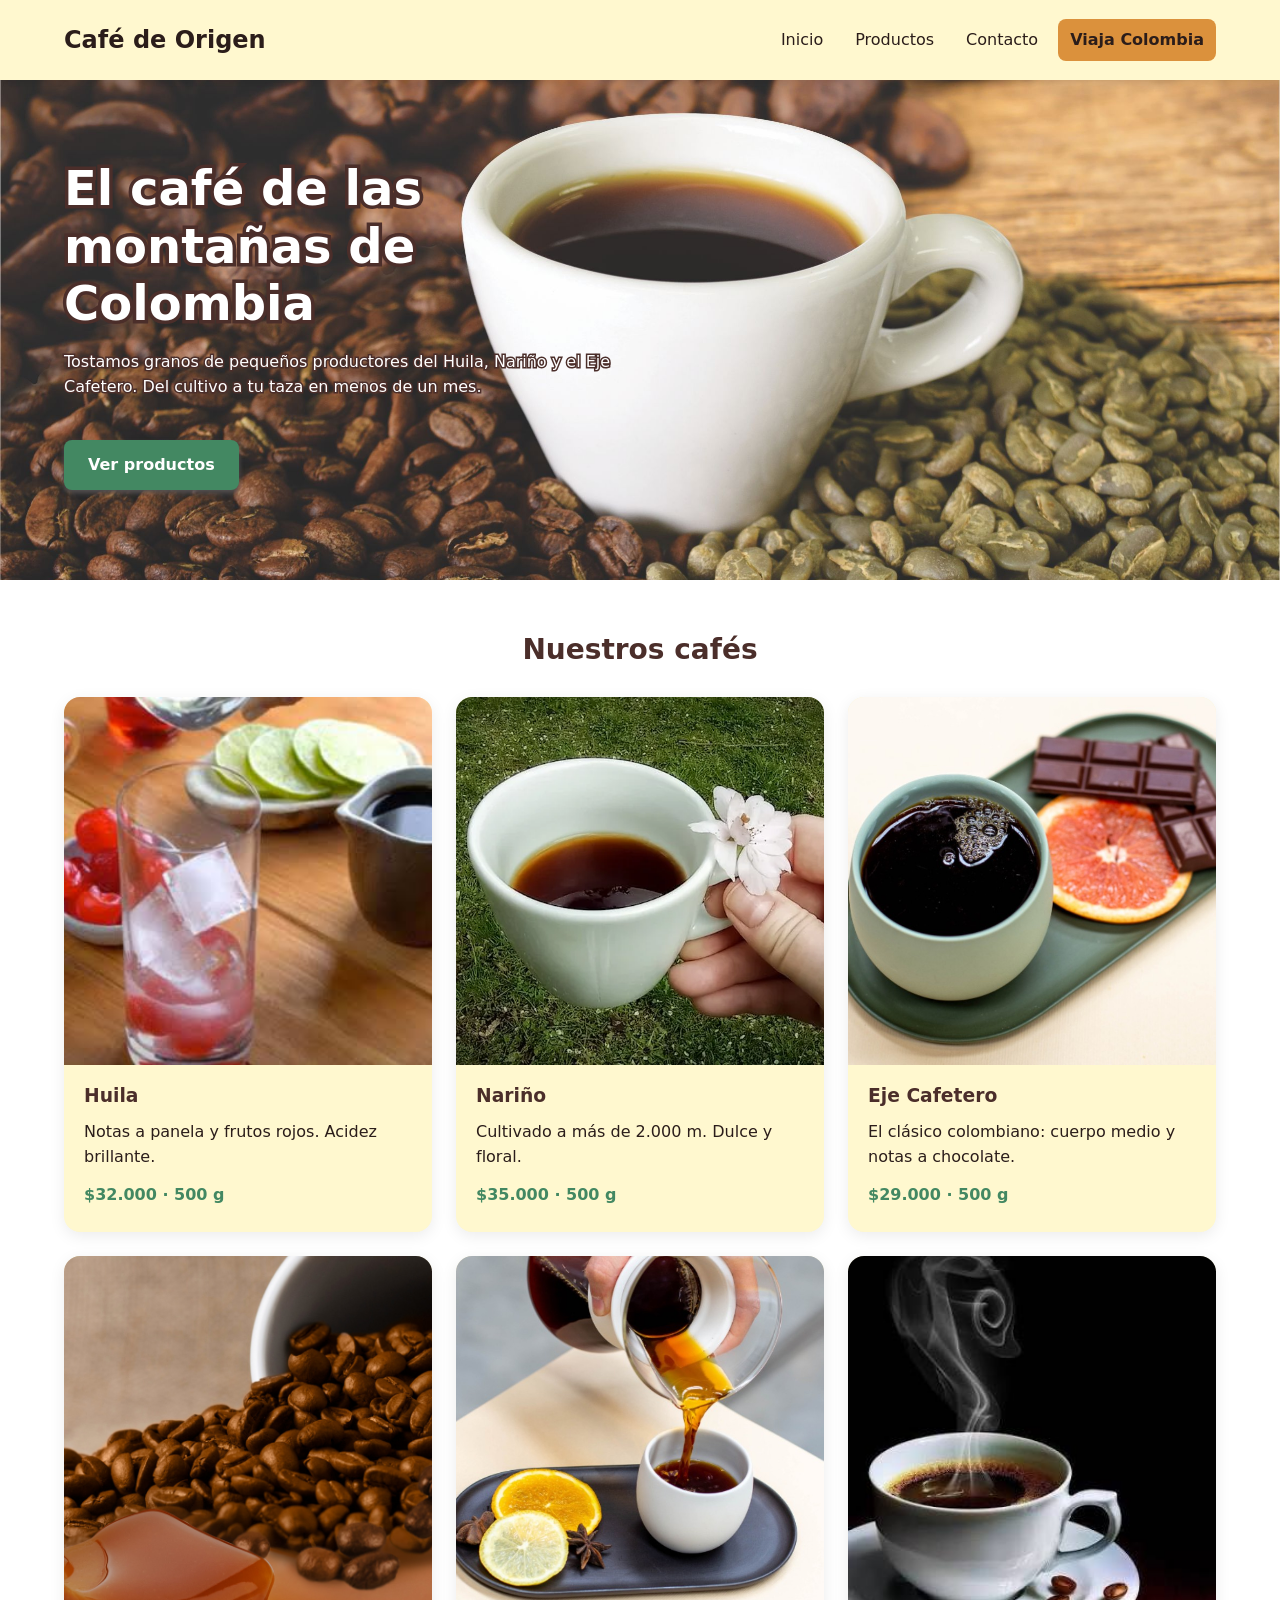
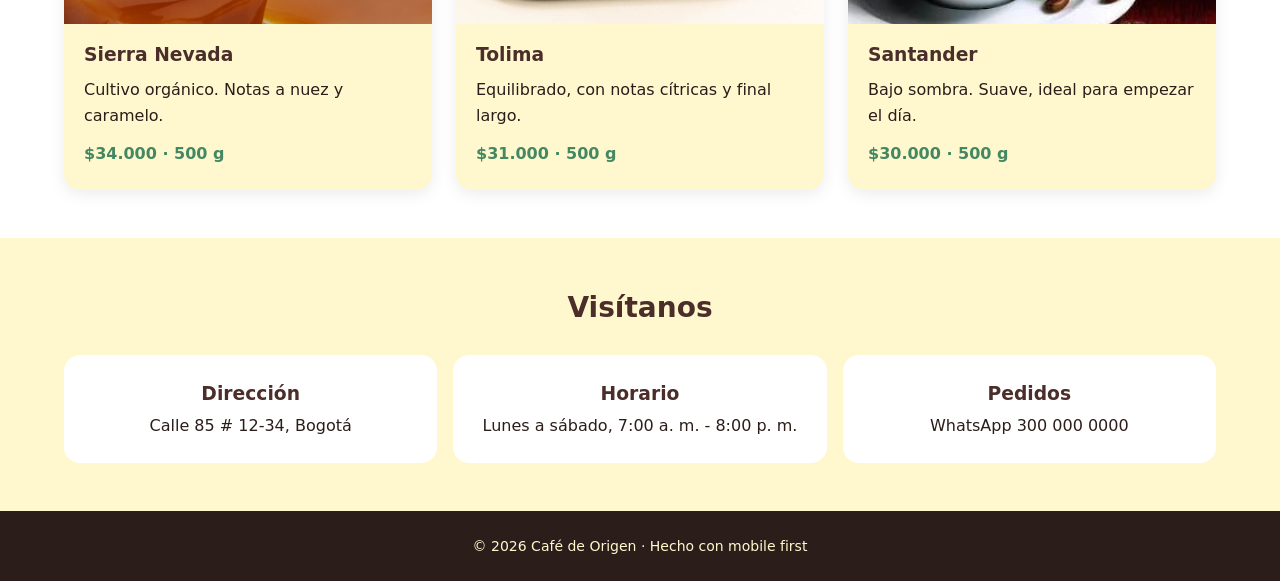
<file: index.html>
<!DOCTYPE html>
<html lang="es">

<head>
  <meta charset="UTF-8">
  <meta name="viewport" content="width=device-width, initial-scale=1.0">
  <title>Café de Origen</title>
  <link rel="stylesheet" href="css/styles.css">
  <script src="scripts/main.js" defer></script>
</head>

<body>

  <header>
    <div class="contenedor header__contenido">
      <a href="#inicio" class="logo">Café de Origen</a>

      <button class="menu-toggle" aria-label="Abrir menú" aria-expanded="false" aria-controls="nav-principal">
        <span class="linea"></span>
        <span class="linea"></span>
        <span class="linea"></span>
      </button>

      <div class="nav-overlay" aria-hidden="true"></div>

      <nav id="nav-principal">
        <ul class="nav__lista">
          <li><a href="#inicio">Inicio</a></li>
          <li><a href="#productos">Productos</a></li>
          <li><a href="#contacto">Contacto</a></li>
          <li><a href="viajacolombia/index.html" class="nav__destacado">Viaja Colombia</a></li>
        </ul>
      </nav>
    </div>
  </header>

  <main>
    <section class="hero" id="inicio">
      <div class="contenedor hero__contenido">
        <div class="hero__texto">
          <h1>El café de las montañas de Colombia</h1>
          <p>Tostamos granos de pequeños productores del Huila, Nariño y el Eje Cafetero. Del cultivo a tu taza en menos de un mes.</p>
          <a href="#productos" class="boton">Ver productos</a>
        </div>
      </div>
    </section>

    <section class="productos" id="productos">
      <div class="contenedor">
        <h2>Nuestros cafés</h2>
        <div class="tarjetas">
          <article class="tarjeta">
            <img src="src/img/huila.jpg" alt="Café del Huila">
            <div class="tarjeta__cuerpo">
              <h3>Huila</h3>
              <p>Notas a panela y frutos rojos. Acidez brillante.</p>
              <span class="precio">$32.000 · 500 g</span>
            </div>
          </article>
          <article class="tarjeta">
            <img src="src/img/nariño.jpg" alt="Café de Nariño">
            <div class="tarjeta__cuerpo">
              <h3>Nariño</h3>
              <p>Cultivado a más de 2.000 m. Dulce y floral.</p>
              <span class="precio">$35.000 · 500 g</span>
            </div>
          </article>
          <article class="tarjeta">
            <img src="src/img/eje-cafetero.jpg" alt="Café del
Eje Cafetero">
            <div class="tarjeta__cuerpo">
              <h3>Eje Cafetero</h3>
              <p>El clásico colombiano: cuerpo medio y notas a chocolate.</p>
              <span class="precio">$29.000 · 500 g</span>
            </div>
          </article>
          <article class="tarjeta">
            <img src="src/img/sierra-nevada.jpg" alt="Café de
la Sierra Nevada">
            <div class="tarjeta__cuerpo">
              <h3>Sierra Nevada</h3>
              <p>Cultivo orgánico. Notas a nuez y caramelo.</p>
              <span class="precio">$34.000 · 500 g</span>
            </div>
          </article>
          <article class="tarjeta">
            <img src="src/img/tolima.jpg" alt="Café del Tolima">
            <div class="tarjeta__cuerpo">
              <h3>Tolima</h3>
              <p>Equilibrado, con notas cítricas y final largo.</p>
              <span class="precio">$31.000 · 500 g</span>
            </div>
          </article>
          <article class="tarjeta">
            <img src="src/img/santander.jpg" alt="Café de Santander">
            <div class="tarjeta__cuerpo">
              <h3>Santander</h3>
              <p>Bajo sombra. Suave, ideal para empezar el día.</p>
              <span class="precio">$30.000 · 500 g</span>
            </div>
          </article>
        </div>
      </div>
    </section>
    <section class="contacto" id="contacto">
      <div class="contenedor">
        <h2>Visítanos</h2>
        <div class="contacto__grid">
          <div class="contacto__bloque">
            <h3>Dirección</h3>
            <p>Calle 85 # 12-34, Bogotá</p>
          </div>
          <div class="contacto__bloque">
            <h3>Horario</h3>
            <p>Lunes a sábado, 7:00 a. m. - 8:00 p. m.</p>
          </div>
          <div class="contacto__bloque">
            <h3>Pedidos</h3>
            <p>WhatsApp 300 000 0000</p>
          </div>
        </div>
      </div>
    </section>

  </main>

  <footer class="footer">
    <p>© 2026 Café de Origen · Hecho con mobile first</p>
  </footer>

</body>

</html>
</file>
<file: css/styles.css>
:root {
  --color-primary: #4b2e2a;
  --color-secondary: #2b1d1a;
  --color-background: #fff8cf;
  --color-accent: #438862;
  --color-highlight: #db913c;
  --color-white: #ffffff;
  --color-text: #2b1d1a;
  --color-shadow: #555151;
  --color-outlines: #ffffff;
}

* {
  box-sizing: border-box;
  margin: 0;
  padding: 0;
}

html {
  font-size: 100%;
  scroll-behavior: smooth;
  scroll-padding-top: 5rem;
}

body {
  font-family: system-ui, "Segoe UI", Roboto, Arial, sans-serif;
  font-size: 1rem;
  line-height: 1.6;
  color: var(--color-text);
  background-color: var(--color-background);
}

a {
  color: inherit;
  text-decoration: none;
}

ul {
  list-style: none;
}

h2 {
  font-size: 1.75rem;
  color: var(--color-primary);
  text-align: center;
  margin-bottom: 1.5rem;
}

header {
  position: fixed;
  top: 0;
  left: 0;
  width: 100%;
  height: 5rem;
  background-color: var(--color-background);
  display: flex;
  align-items: center;
  z-index: 1000;
  box-shadow: 0 2px 6px rgba(0, 0, 0, 0.08);
}

main {
  padding-top: 5rem;
}

.contenedor {
  width: 100%;
  max-width: 1200px;
  margin: 0 auto;
  padding: 0 1.5rem;
}

.header__contenido {
  display: flex;
  flex-direction: row;
  align-items: center;
  justify-content: space-between;
}

.logo {
  font-size: 1.5rem;
  font-weight: 700;
  white-space: nowrap;
  z-index: 1002;
}

.menu-toggle {
  display: flex;
  flex-direction: column;
  justify-content: space-between;
  width: 2rem;
  height: 1.35rem;
  background: transparent;
  border: none;
  cursor: pointer;
  padding: 0;
  z-index: 1002;
}

.menu-toggle .linea {
  width: 100%;
  height: 3px;
  background-color: var(--color-primary);
  border-radius: 3px;
  transition: transform 0.3s ease, opacity 0.3s ease;
  transform-origin: center;
}

.menu-toggle.activo .linea:nth-child(1) {
  transform: translateY(9px) rotate(45deg);
}

.menu-toggle.activo .linea:nth-child(2) {
  opacity: 0;
}

.menu-toggle.activo .linea:nth-child(3) {
  transform: translateY(-9.5px) rotate(-45deg);
}

.nav-overlay {
  position: fixed;
  inset: 0;
  background-color: rgba(43, 29, 26, 0.65);
  backdrop-filter: blur(3px);
  opacity: 0;
  visibility: hidden;
  transition: opacity 0.35s ease, visibility 0.35s ease;
  z-index: 1000;
}

.nav-overlay.activo {
  opacity: 1;
  visibility: visible;
}

nav {
  position: fixed;
  top: 0;
  right: 0;
  width: min(75%, 300px);
  height: 100dvh;
  background-color: var(--color-background);
  padding: 6rem 2rem 2rem;
  box-shadow: -4px 0 20px rgba(0, 0, 0, 0.2);
  transform: translateX(100%);
  transition: transform 0.35s cubic-bezier(0.22, 1, 0.36, 1);
  z-index: 1001;
}

nav.abierto {
  transform: translateX(0);
}

.nav__lista {
  display: flex;
  flex-direction: column;
  align-items: flex-start;
  gap: 1.25rem;
}

.nav__lista a {
  display: block;
  width: 100%;
  font-size: 1.15rem;
  font-weight: 600;
  padding: 0.65rem 1rem;
  border-radius: 0.5rem;
  transition: background-color 0.2s ease, transform 0.2s ease;
}

.nav__lista a:hover {
  background-color: rgba(75, 46, 42, 0.1);
}

.nav__destacado {
  background-color: var(--color-highlight);
  color: var(--color-secondary);
  font-weight: 700;
  text-align: center;
}

nav .nav__lista li {
  width: 100%;
  opacity: 0;
  transform: translateX(15px);
  transition: opacity 0.3s ease, transform 0.3s ease;
}

nav.abierto .nav__lista li {
  opacity: 1;
  transform: translateX(0);
}

nav.abierto .nav__lista li:nth-child(1) { transition-delay: 0.1s; }
nav.abierto .nav__lista li:nth-child(2) { transition-delay: 0.16s; }
nav.abierto .nav__lista li:nth-child(3) { transition-delay: 0.22s; }
nav.abierto .nav__lista li:nth-child(4) { transition-delay: 0.28s; }

.hero {
  padding: 3rem 0;
  background-image: url("../src/img/hero-bg.jpg");
  background-size: cover;
  background-position: center;
  background-repeat: no-repeat;
  min-height: 500px;
}

.hero__contenido {
  display: grid;
  gap: 2.5rem;
}

.hero h1 {
  font-size: 3rem;
  line-height: 1.2;
  color: var(--color-outlines);
  margin-bottom: 1rem;
  font-weight: bold;
  -webkit-text-stroke: 7px var(--color-primary);
  paint-order: stroke fill;
}

.hero p {
  color: var(--color-outlines);
  margin-bottom: 2.5rem;
  -webkit-text-stroke: 3px var(--color-primary);
  paint-order: stroke fill;
}

.boton {
  display: inline-block;
  background-color: var(--color-accent);
  box-shadow: 0 3px 5px var(--color-shadow);
  color: var(--color-white);
  padding: 0.75rem 1.5rem;
  border-radius: 0.5rem;
  font-weight: 700;
}

.hero__imagen {
  border-radius: 1rem;
}

.productos {
  background-color: var(--color-white);
  padding: 3rem 0;
}

.tarjetas {
  display: grid;
  grid-template-columns: 1fr;
  gap: 1.5rem;
}

.tarjeta {
  background-color: var(--color-background);
  border-radius: 1rem;
  overflow: hidden;
  box-shadow: 0 4px 16px rgba(0, 0, 0, 0.08);
}

.tarjeta img {
  display: block;
  width: 100%;
  aspect-ratio: 1 / 1;
  object-fit: cover;
  object-position: center;
}

.tarjeta__cuerpo {
  padding: 1rem 1.25rem 1.5rem;
}

.tarjeta h3 {
  color: var(--color-primary);
  margin-bottom: 0.5rem;
}

.precio {
  display: block;
  margin-top: 0.75rem;
  font-weight: 700;
  color: var(--color-accent);
}

.contacto {
  padding: 3rem 0;
}

.contacto__grid {
  display: flex;
  flex-direction: column;
  gap: 1rem;
}

.contacto__bloque {
  background-color: var(--color-white);
  padding: 1.5rem;
  border-radius: 1rem;
  text-align: center;
}

.contacto__bloque h3 {
  color: var(--color-primary);
  margin-bottom: 0.25rem;
}

.footer {
  background-color: var(--color-secondary);
  color: var(--color-background);
  text-align: center;
  padding: 1.5rem 0;
  font-size: 0.875rem;
}

@media (min-width: 768px) {
  .menu-toggle,
  .nav-overlay {
    display: none;
  }

  nav {
    position: static;
    width: auto;
    height: auto;
    background-color: transparent;
    padding: 0;
    box-shadow: none;
    transform: none;
    transition: none;
  }

  .nav__lista {
    flex-direction: row;
    align-items: center;
    gap: 0.5rem;
  }

  nav .nav__lista li {
    width: auto;
    opacity: 1;
    transform: none;
    transition: none;
  }

  .nav__lista a {
    font-size: 1rem;
    font-weight: 400;
    padding: 0.5rem 0.75rem;
  }

  .nav__lista a.nav__destacado {
    font-weight: 700;
  }

  .hero h1 {
    font-size: 2.5rem;
  }

  .tarjetas {
    grid-template-columns: repeat(2, 1fr);
  }

  .contacto__grid {
    flex-direction: row;
  }

  .contacto__bloque {
    flex: 1;
  }
}

@media (min-width: 1024px) {
  .hero {
    padding: 5rem 0;
  }

  .hero__contenido {
    grid-template-columns: 1fr 1fr;
    align-items: center;
  }

  .hero h1 {
    font-size: 3rem;
  }

  .tarjetas {
    grid-template-columns: repeat(3, 1fr);
  }
}
</file>
